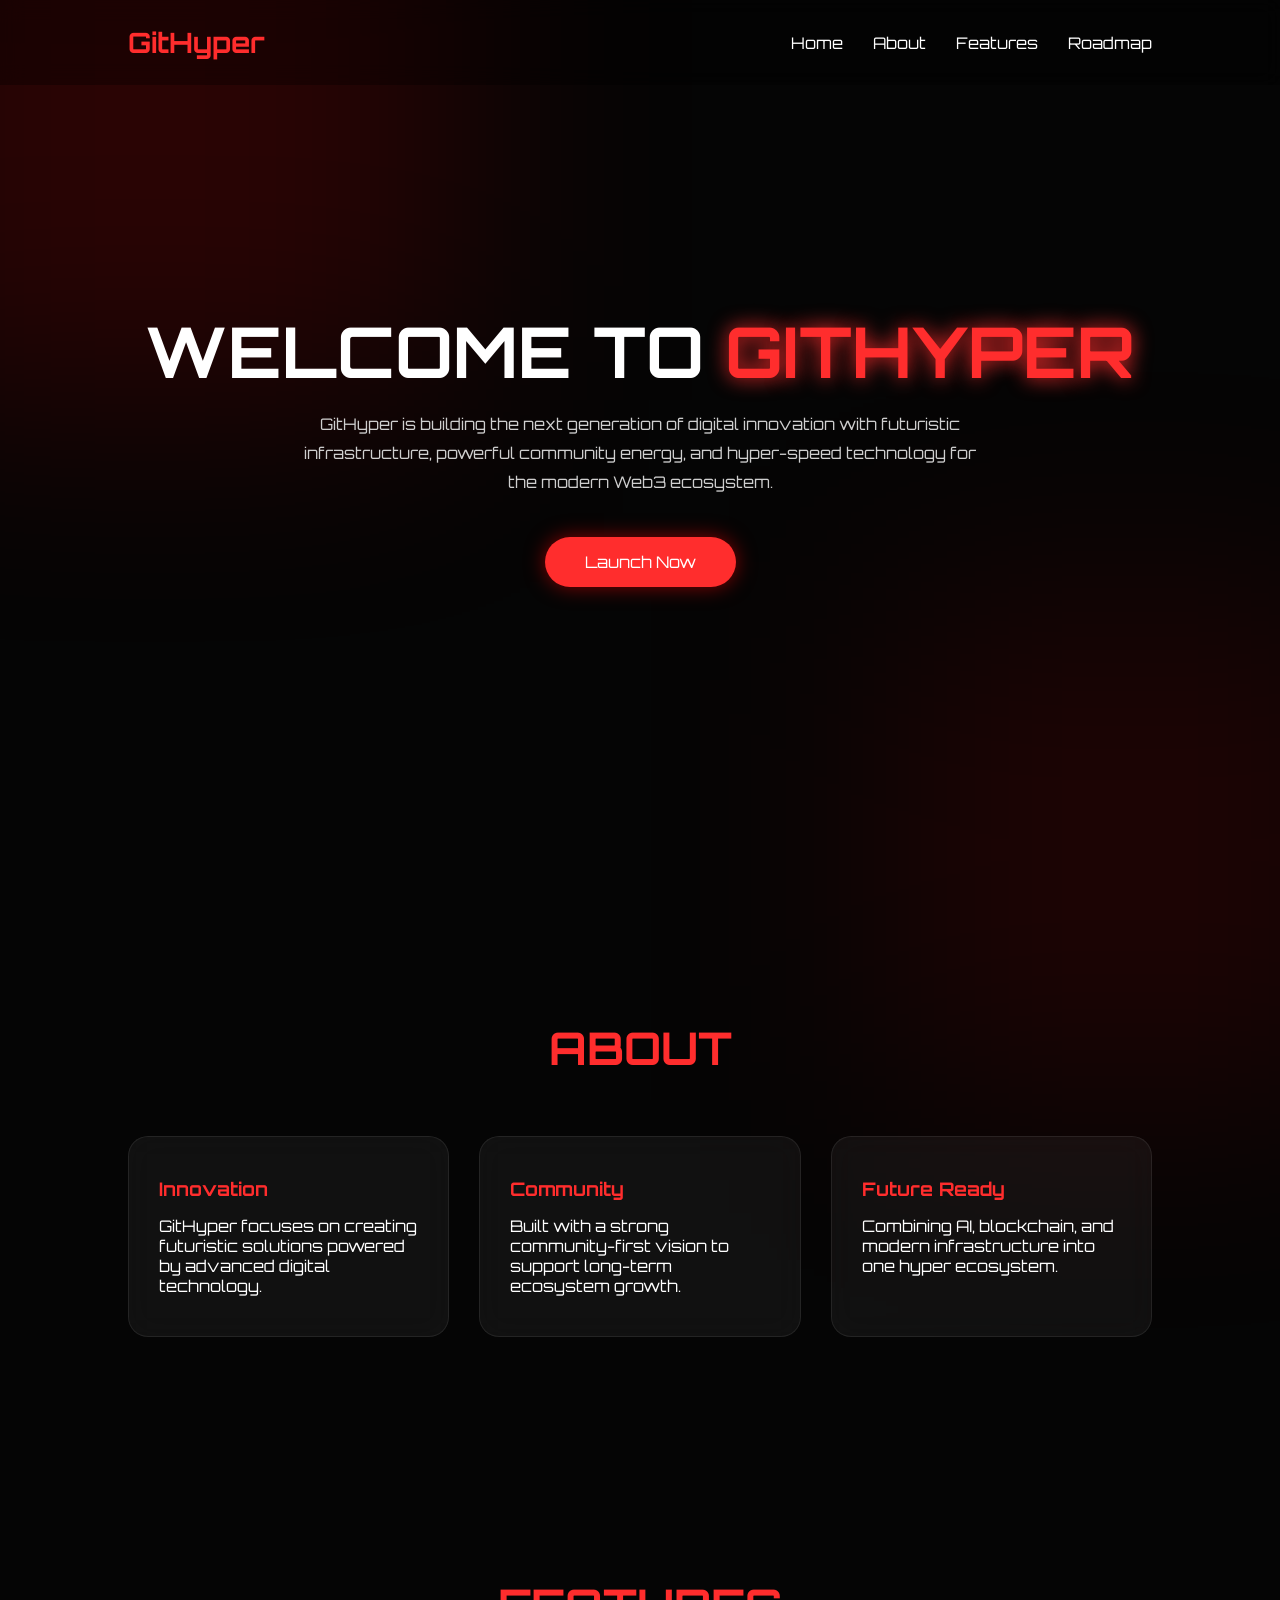
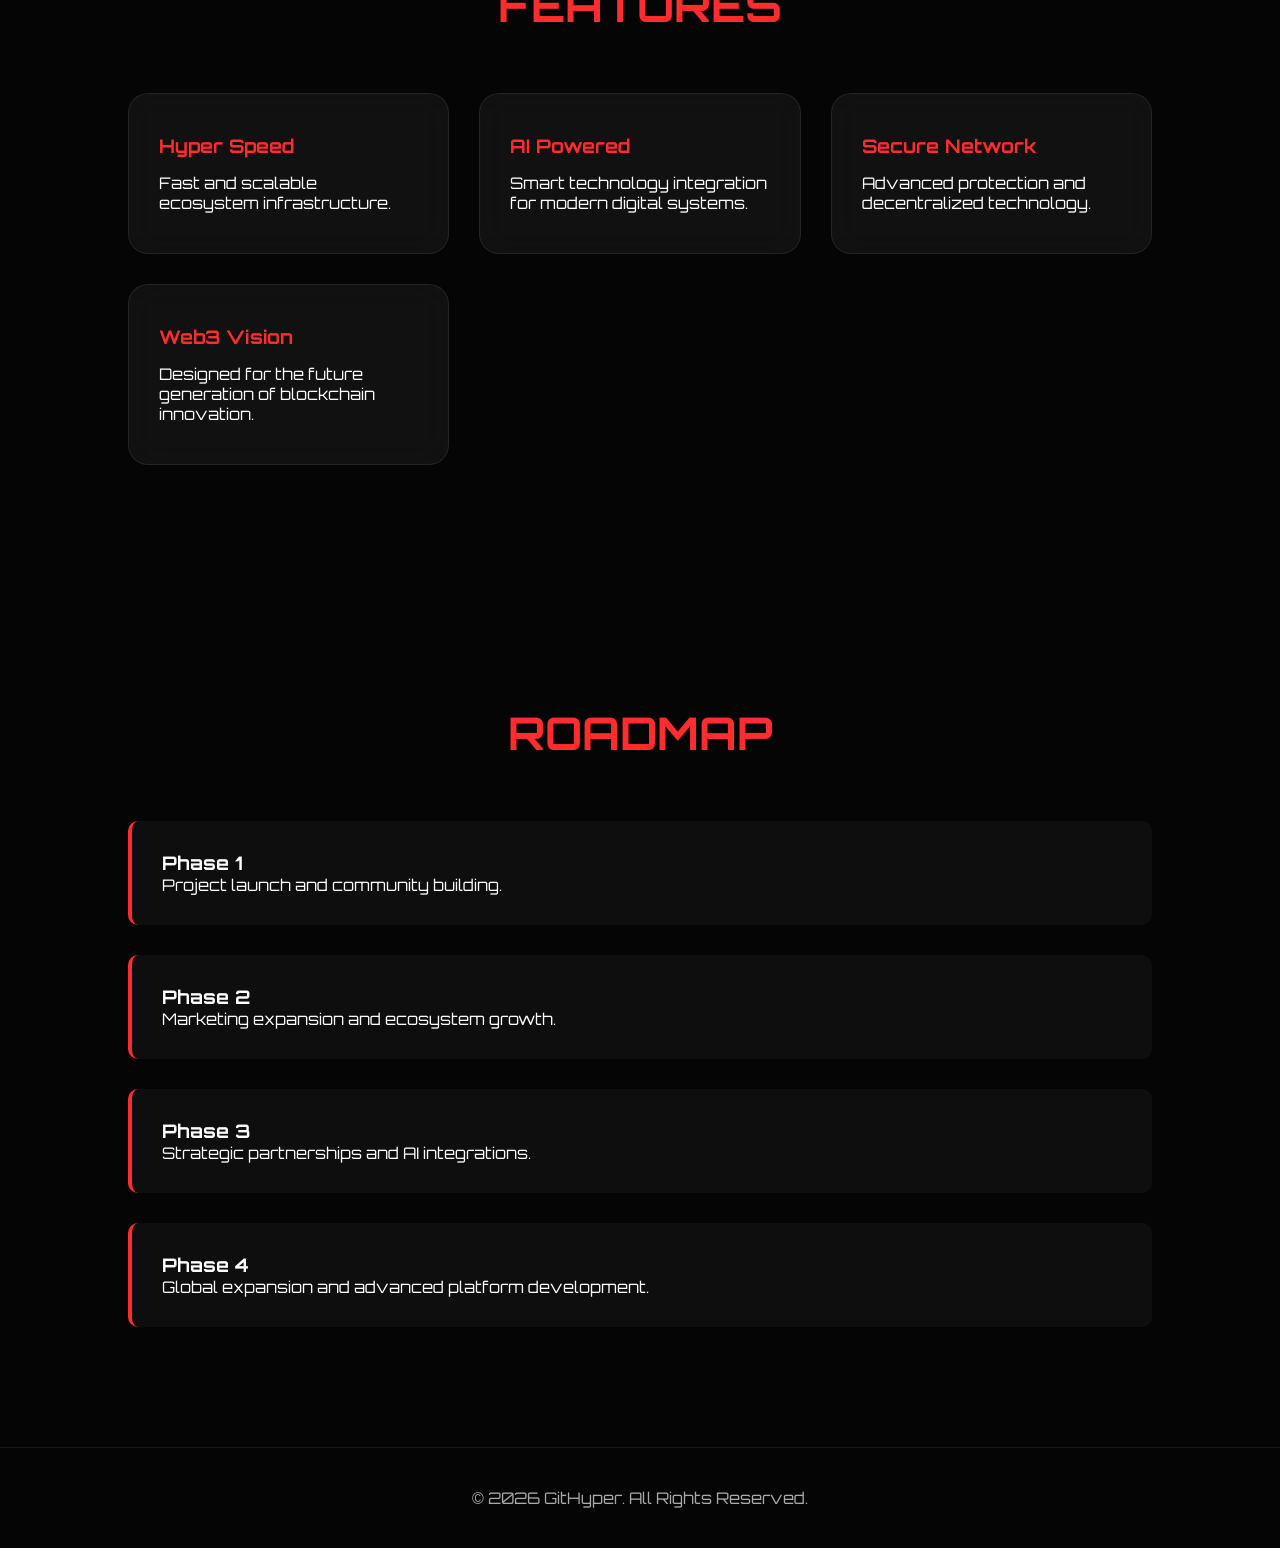
<file: index.html>
<!DOCTYPE html>
<html lang="en">
<head>
  <meta charset="UTF-8" />
  <meta name="viewport" content="width=device-width, initial-scale=1.0"/>
  <title>GitHyper</title>

  <link rel="preconnect" href="https://fonts.googleapis.com">
  <link href="https://fonts.googleapis.com/css2?family=Orbitron:wght@400;600;700&display=swap" rel="stylesheet">

  <style>
    *{
      margin:0;
      padding:0;
      box-sizing:border-box;
      scroll-behavior:smooth;
    }

    body{
      font-family:'Orbitron',sans-serif;
      background:#050505;
      color:white;
      overflow-x:hidden;
    }

    body::before{
      content:'';
      position:fixed;
      width:600px;
      height:600px;
      background:rgba(255,0,0,0.15);
      filter:blur(120px);
      top:-200px;
      left:-150px;
      z-index:-1;
    }

    body::after{
      content:'';
      position:fixed;
      width:500px;
      height:500px;
      background:rgba(255,0,0,0.1);
      filter:blur(120px);
      bottom:-200px;
      right:-100px;
      z-index:-1;
    }

    nav{
      width:100%;
      padding:25px 10%;
      display:flex;
      justify-content:space-between;
      align-items:center;
      position:fixed;
      top:0;
      backdrop-filter:blur(10px);
      background:rgba(0,0,0,0.3);
      z-index:1000;
    }

    nav h1{
      color:#ff2d2d;
      font-size:28px;
    }

    nav ul{
      display:flex;
      gap:30px;
      list-style:none;
    }

    nav ul li a{
      text-decoration:none;
      color:white;
      transition:0.3s;
    }

    nav ul li a:hover{
      color:#ff2d2d;
    }

    .hero{
      min-height:100vh;
      display:flex;
      justify-content:center;
      align-items:center;
      text-align:center;
      padding:0 10%;
      position:relative;
    }

    .hero-content h2{
      font-size:70px;
      line-height:1.1;
      margin-bottom:20px;
      text-transform:uppercase;
    }

    .hero-content h2 span{
      color:#ff2d2d;
      text-shadow:0 0 20px #ff2d2d;
    }

    .hero-content p{
      max-width:700px;
      margin:auto;
      color:#cfcfcf;
      line-height:1.8;
      margin-bottom:40px;
    }

    .btn{
      display:inline-block;
      padding:15px 40px;
      background:#ff2d2d;
      border-radius:50px;
      color:white;
      text-decoration:none;
      transition:0.3s;
      box-shadow:0 0 20px rgba(255,0,0,0.5);
    }

    .btn:hover{
      transform:translateY(-5px);
      box-shadow:0 0 30px rgba(255,0,0,0.8);
    }

    section{
      padding:120px 10%;
    }

    .section-title{
      text-align:center;
      font-size:45px;
      margin-bottom:60px;
      color:#ff2d2d;
    }

    .cards{
      display:grid;
      grid-template-columns:repeat(auto-fit,minmax(250px,1fr));
      gap:30px;
    }

    .card{
      background:rgba(255,255,255,0.05);
      border:1px solid rgba(255,255,255,0.08);
      backdrop-filter:blur(15px);
      border-radius:20px;
      padding:40px 30px;
      transition:0.4s;
    }

    .card:hover{
      transform:translateY(-10px);
      border-color:#ff2d2d;
      box-shadow:0 0 30px rgba(255,0,0,0.2);
    }

    .card h3{
      margin-bottom:15px;
      color:#ff2d2d;
    }

    .roadmap{
      display:flex;
      flex-direction:column;
      gap:30px;
    }

    .roadmap-item{
      padding:30px;
      border-left:4px solid #ff2d2d;
      background:rgba(255,255,255,0.04);
      border-radius:10px;
    }

    footer{
      text-align:center;
      padding:40px;
      border-top:1px solid rgba(255,255,255,0.08);
      color:#aaa;
    }

    @media(max-width:768px){

      nav{
        flex-direction:column;
        gap:20px;
      }

      .hero-content h2{
        font-size:45px;
      }

      .section-title{
        font-size:35px;
      }
    }
  </style>
</head>
<body>

  <nav>
    <h1>GitHyper</h1>

    <ul>
      <li><a href="#">Home</a></li>
      <li><a href="#about">About</a></li>
      <li><a href="#features">Features</a></li>
      <li><a href="#roadmap">Roadmap</a></li>
    </ul>
  </nav>

  <section class="hero">
    <div class="hero-content">
      <h2>WELCOME TO <span>GITHYPER</span></h2>

      <p>
        GitHyper is building the next generation of digital innovation with futuristic infrastructure,
        powerful community energy, and hyper-speed technology for the modern Web3 ecosystem.
      </p>

      <a href="#" class="btn">Launch Now</a>
    </div>
  </section>

  <section id="about">
    <h2 class="section-title">ABOUT</h2>

    <div class="cards">
      <div class="card">
        <h3>Innovation</h3>
        <p>
          GitHyper focuses on creating futuristic solutions powered by advanced digital technology.
        </p>
      </div>

      <div class="card">
        <h3>Community</h3>
        <p>
          Built with a strong community-first vision to support long-term ecosystem growth.
        </p>
      </div>

      <div class="card">
        <h3>Future Ready</h3>
        <p>
          Combining AI, blockchain, and modern infrastructure into one hyper ecosystem.
        </p>
      </div>
    </div>
  </section>

  <section id="features">
    <h2 class="section-title">FEATURES</h2>

    <div class="cards">
      <div class="card">
        <h3>Hyper Speed</h3>
        <p>Fast and scalable ecosystem infrastructure.</p>
      </div>

      <div class="card">
        <h3>AI Powered</h3>
        <p>Smart technology integration for modern digital systems.</p>
      </div>

      <div class="card">
        <h3>Secure Network</h3>
        <p>Advanced protection and decentralized technology.</p>
      </div>

      <div class="card">
        <h3>Web3 Vision</h3>
        <p>Designed for the future generation of blockchain innovation.</p>
      </div>
    </div>
  </section>

  <section id="roadmap">
    <h2 class="section-title">ROADMAP</h2>

    <div class="roadmap">

      <div class="roadmap-item">
        <h3>Phase 1</h3>
        <p>Project launch and community building.</p>
      </div>

      <div class="roadmap-item">
        <h3>Phase 2</h3>
        <p>Marketing expansion and ecosystem growth.</p>
      </div>

      <div class="roadmap-item">
        <h3>Phase 3</h3>
        <p>Strategic partnerships and AI integrations.</p>
      </div>

      <div class="roadmap-item">
        <h3>Phase 4</h3>
        <p>Global expansion and advanced platform development.</p>
      </div>

    </div>
  </section>

  <footer>
    © 2026 GitHyper. All Rights Reserved.
  </footer>

</body>
</html>
</file>
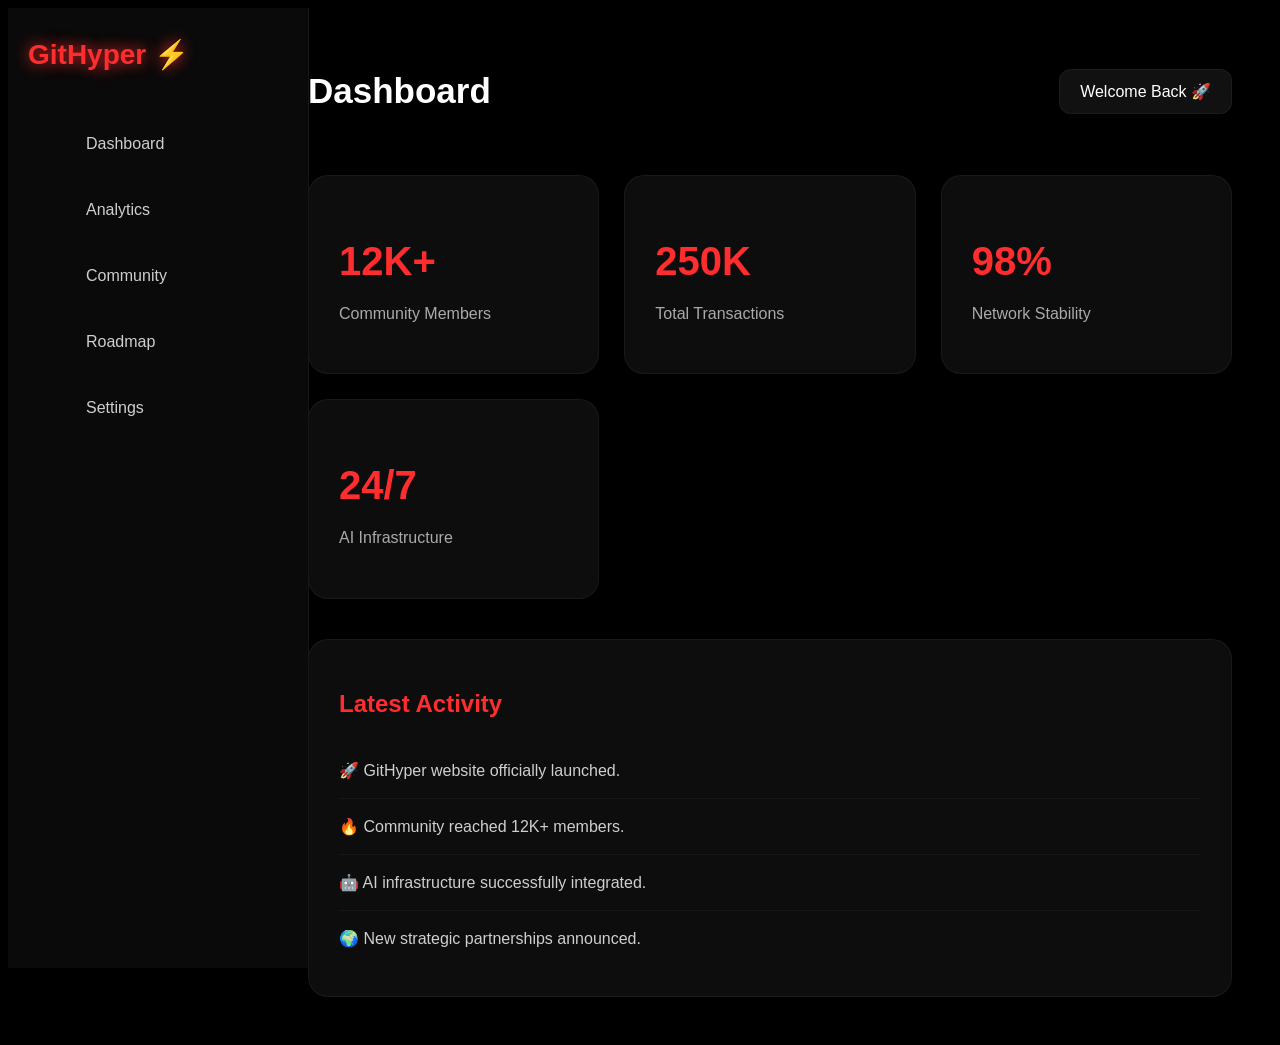
<file: dashboard.html>
<!DOCTYPE html>
<html lang="en">
<head>
  <meta charset="UTF-8" />
  <meta name="viewport" content="width=device-width, initial-scale=1.0"/>
  <title>GitHyper Dashboard</title>

  <link rel="stylesheet" href="style.css">

  <style>

    body{
      background:#000;
      color:white;
      font-family:Arial, sans-serif;
    }

    .dashboard{
      display:flex;
      min-height:100vh;
    }

    /* Sidebar */

    .sidebar{
      width:260px;
      background:#0a0a0a;
      border-right:1px solid rgba(255,255,255,0.05);
      padding:30px 20px;
      position:fixed;
      height:100%;
    }

    .logo{
      font-size:28px;
      font-weight:bold;
      color:#ff2d2d;
      margin-bottom:50px;
      text-shadow:0 0 15px #ff2d2d;
    }

    .menu{
      list-style:none;
    }

    .menu li{
      margin-bottom:20px;
    }

    .menu li a{
      text-decoration:none;
      color:#cfcfcf;
      display:block;
      padding:14px 18px;
      border-radius:12px;
      transition:0.3s;
    }

    .menu li a:hover{
      background:#ff2d2d;
      color:white;
      box-shadow:0 0 20px rgba(255,45,45,0.4);
    }

    /* Main */

    .main{
      margin-left:260px;
      width:100%;
      padding:40px;
    }

    .topbar{
      display:flex;
      justify-content:space-between;
      align-items:center;
      margin-bottom:40px;
    }

    .topbar h1{
      font-size:35px;
    }

    .user-box{
      background:#111;
      padding:12px 20px;
      border-radius:12px;
      border:1px solid rgba(255,255,255,0.05);
    }

    /* Cards */

    .stats{
      display:grid;
      grid-template-columns:repeat(auto-fit,minmax(220px,1fr));
      gap:25px;
      margin-bottom:40px;
    }

    .card{
      background:#0d0d0d;
      border:1px solid rgba(255,255,255,0.05);
      padding:30px;
      border-radius:20px;
      transition:0.3s;
    }

    .card:hover{
      transform:translateY(-8px);
      border-color:#ff2d2d;
      box-shadow:0 0 25px rgba(255,45,45,0.25);
    }

    .card h2{
      font-size:40px;
      color:#ff2d2d;
      margin-bottom:10px;
    }

    .card p{
      color:#aaa;
    }

    /* Activity */

    .activity{
      background:#0d0d0d;
      padding:30px;
      border-radius:20px;
      border:1px solid rgba(255,255,255,0.05);
    }

    .activity h2{
      margin-bottom:25px;
      color:#ff2d2d;
    }

    .activity-item{
      padding:18px 0;
      border-bottom:1px solid rgba(255,255,255,0.05);
      color:#cfcfcf;
    }

    .activity-item:last-child{
      border:none;
    }

    /* Responsive */

    @media(max-width:900px){

      .sidebar{
        width:100%;
        height:auto;
        position:relative;
      }

      .main{
        margin-left:0;
      }

      .dashboard{
        flex-direction:column;
      }

    }

  </style>
</head>

<body>

  <div class="dashboard">

    <!-- Sidebar -->

    <div class="sidebar">

      <div class="logo">
        GitHyper ⚡
      </div>

      <ul class="menu">
        <li><a href="#">Dashboard</a></li>
        <li><a href="#">Analytics</a></li>
        <li><a href="#">Community</a></li>
        <li><a href="#">Roadmap</a></li>
        <li><a href="#">Settings</a></li>
      </ul>

    </div>

    <!-- Main -->

    <div class="main">

      <div class="topbar">
        <h1>Dashboard</h1>

        <div class="user-box">
          Welcome Back 🚀
        </div>
      </div>

      <!-- Stats -->

      <div class="stats">

        <div class="card">
          <h2>12K+</h2>
          <p>Community Members</p>
        </div>

        <div class="card">
          <h2>250K</h2>
          <p>Total Transactions</p>
        </div>

        <div class="card">
          <h2>98%</h2>
          <p>Network Stability</p>
        </div>

        <div class="card">
          <h2>24/7</h2>
          <p>AI Infrastructure</p>
        </div>

      </div>

      <!-- Activity -->

      <div class="activity">

        <h2>Latest Activity</h2>

        <div class="activity-item">
          🚀 GitHyper website officially launched.
        </div>

        <div class="activity-item">
          🔥 Community reached 12K+ members.
        </div>

        <div class="activity-item">
          🤖 AI infrastructure successfully integrated.
        </div>

        <div class="activity-item">
          🌍 New strategic partnerships announced.
        </div>

      </div>

    </div>

  </div>

</body>
</html>
</file>
<file: style.css>
<!DOCTYPE html>
<html lang="en">
<head>
  <meta charset="UTF-8" />
  <meta name="viewport" content="width=device-width, initial-scale=1.0"/>
  <title>GitHyper README</title>

  <link rel="preconnect" href="https://fonts.googleapis.com">
  <link href="https://fonts.googleapis.com/css2?family=Orbitron:wght@400;600;700&display=swap" rel="stylesheet">

  <style>

    *{
      margin:0;
      padding:0;
      box-sizing:border-box;
    }

    body{
      background:#000;
      color:white;
      font-family:'Orbitron',sans-serif;
      overflow-x:hidden;
    }

    .container{
      max-width:1100px;
      margin:auto;
      padding:80px 20px;
    }

    .hero{
      text-align:center;
      padding:120px 20px;
    }

    .hero h1{
      font-size:70px;
      color:#ff2d2d;
      text-shadow:0 0 25px #ff2d2d;
      margin-bottom:20px;
    }

    .hero p{
      max-width:700px;
      margin:auto;
      color:#bdbdbd;
      font-size:18px;
      line-height:1.8;
    }

    .section{
      margin-top:100px;
    }

    .section-title{
      font-size:40px;
      color:#ff2d2d;
      margin-bottom:30px;
      border-left:5px solid #ff2d2d;
      padding-left:15px;
    }

    .card-grid{
      display:grid;
      grid-template-columns:repeat(auto-fit,minmax(250px,1fr));
      gap:25px;
    }

    .card{
      background:#0d0d0d;
      border:1px solid rgba(255,255,255,0.08);
      padding:30px;
      border-radius:20px;
      transition:0.3s ease;
    }

    .card:hover{
      transform:translateY(-10px);
      border-color:#ff2d2d;
      box-shadow:0 0 25px rgba(255,45,45,0.3);
    }

    .card h3{
      color:#ff2d2d;
      margin-bottom:15px;
      font-size:22px;
    }

    .card p{
      color:#bfbfbf;
      line-height:1.7;
    }

    .roadmap{
      display:flex;
      flex-direction:column;
      gap:25px;
    }

    .roadmap-item{
      background:#0d0d0d;
      border-left:4px solid #ff2d2d;
      padding:25px;
      border-radius:12px;
    }

    .roadmap-item h3{
      color:#ff2d2d;
      margin-bottom:10px;
    }

    .roadmap-item p{
      color:#bfbfbf;
      line-height:1.7;
    }

    .community{
      text-align:center;
      margin-top:60px;
    }

    .community a{
      display:inline-block;
      margin:10px;
      padding:14px 30px;
      border:1px solid #ff2d2d;
      border-radius:50px;
      color:white;
      text-decoration:none;
      transition:0.3s;
    }

    .community a:hover{
      background:#ff2d2d;
      box-shadow:0 0 20px rgba(255,45,45,0.5);
    }

    footer{
      text-align:center;
      margin-top:120px;
      padding:40px;
      color:#777;
      border-top:1px solid rgba(255,255,255,0.08);
    }

    @media(max-width:768px){

      .hero h1{
        font-size:48px;
      }

      .section-title{
        font-size:30px;
      }

    }

  </style>
</head>

<body>

  <div class="container">

    <section class="hero">
      <h1>GitHyper ⚡</h1>

      <p>
        The future moves hyper. GitHyper is building the next generation
        of digital innovation powered by community, speed, AI, and futuristic Web3 infrastructure.
      </p>
    </section>

    <section class="section">
      <h2 class="section-title">WHY GITHYPER?</h2>

      <div class="card-grid">

        <div class="card">
          <h3>🚀 Hyper Speed</h3>
          <p>
            Fast ecosystem infrastructure designed for modern scalability.
          </p>
        </div>

        <div class="card">
          <h3>🤖 AI Powered</h3>
          <p>
            Advanced AI integration built for the next digital generation.
          </p>
        </div>

        <div class="card">
          <h3>🌍 Community First</h3>
          <p>
            Strong community-driven ecosystem focused on long-term growth.
          </p>
        </div>

        <div class="card">
          <h3>🔒 Secure Network</h3>
          <p>
            Modern decentralized technology with advanced security systems.
          </p>
        </div>

      </div>
    </section>

    <section class="section">
      <h2 class="section-title">VISION</h2>

      <div class="card">
        <p>
          GitHyper aims to create a hyper-connected ecosystem where innovation,
          technology, and digital communities evolve together into the future.
        </p>
      </div>
    </section>

    <section class="section">
      <h2 class="section-title">ROADMAP</h2>

      <div class="roadmap">

        <div class="roadmap-item">
          <h3>Phase 1</h3>
          <p>
            Brand launch, website release, and community expansion.
          </p>
        </div>

        <div class="roadmap-item">
          <h3>Phase 2</h3>
          <p>
            Partnerships, marketing growth, and ecosystem development.
          </p>
        </div>

        <div class="roadmap-item">
          <h3>Phase 3</h3>
          <p>
            AI integrations, platform utilities, and Web3 expansion.
          </p>
        </div>

        <div class="roadmap-item">
          <h3>Phase 4</h3>
          <p>
            Global adoption and advanced hyper ecosystem evolution.
          </p>
        </div>

      </div>
    </section>

    <section class="section">
      <h2 class="section-title">COMMUNITY</h2>

      <div class="community">
        <a href="#">Twitter/X</a>
        <a href="#">Telegram</a>
        <a href="#">GitHub</a>
        <a href="#">Discord</a>
      </div>
    </section>

    <footer>
      © 2026 GitHyper — Built For The Future ⚡
    </footer>

  </div>

</body>
</html>
</file>
